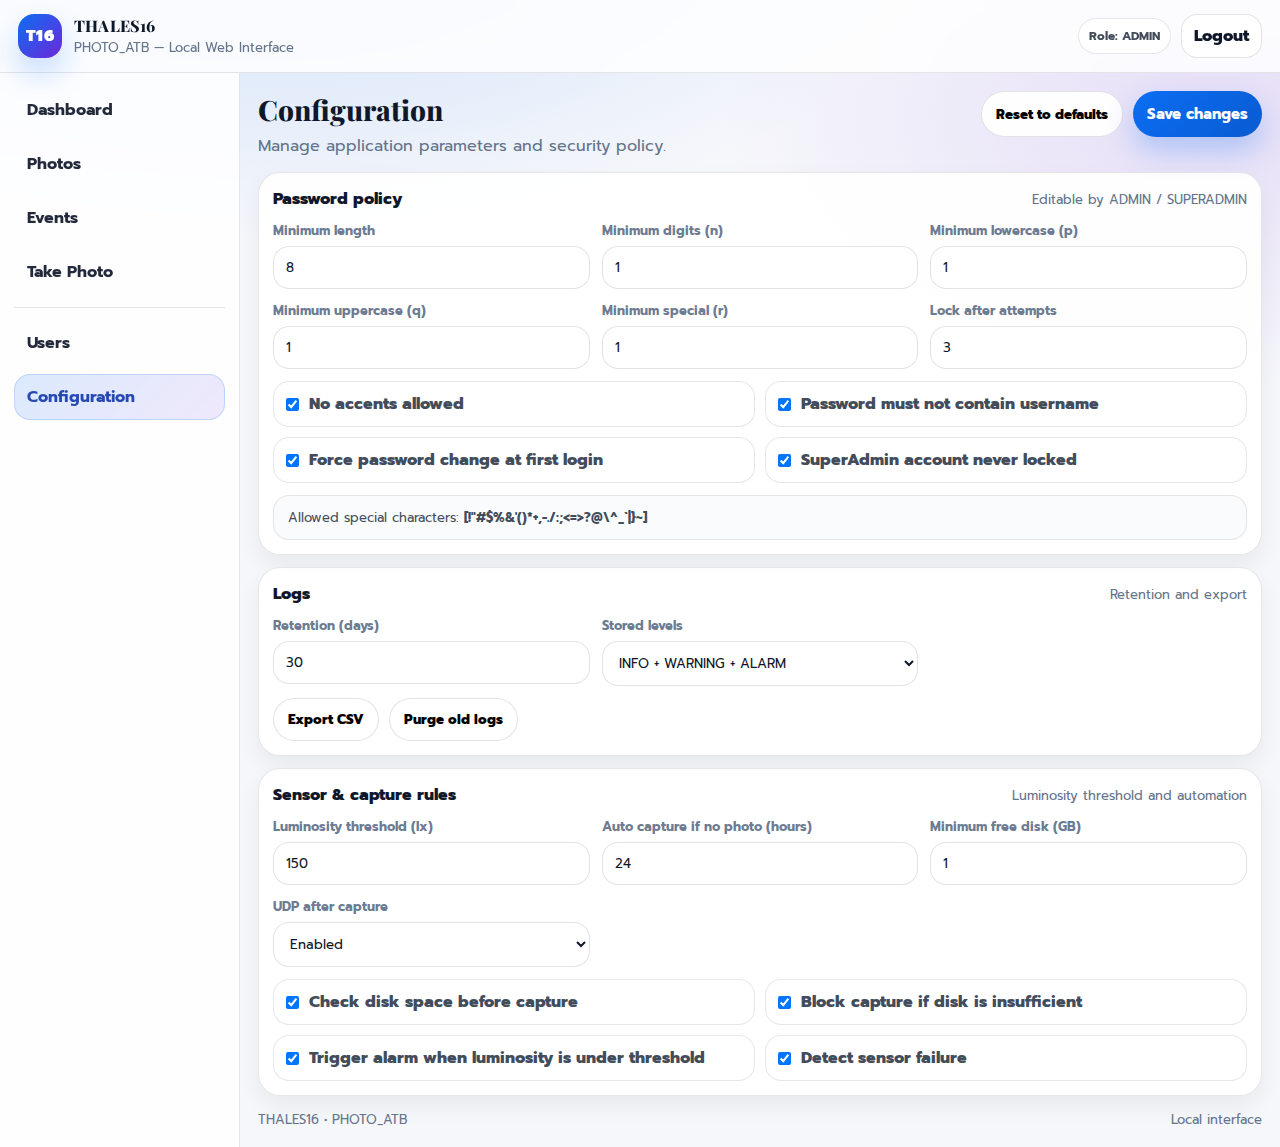
<file: config.html>
<!doctype html>
<html lang="en">
<head>
  <meta charset="utf-8">
  <meta name="viewport" content="width=device-width, initial-scale=1">
  <title>THALES16 — Configuration</title>
  <link rel="stylesheet" href="assets/css/style.css">
</head>
<body>

  <div class="app">
    <!-- Top bar -->
    <header class="topbar">
      <div class="brand">
        <div class="brand-badge">T16</div>
        <div>
          <div class="brand-name">THALES16</div>
          <div class="brand-sub">PHOTO_ATB — Local Web Interface</div>
        </div>
      </div>

      <div class="topbar-right">
        <span class="chip">Role: ADMIN</span>
        <a class="btn-soft" href="login.html">Logout</a>
      </div>
    </header>

    <div class="layout">
      <!-- Sidebar -->
      <aside class="sidebar">
        <a class="side-link" href="dashboard.html">Dashboard</a>
        <a class="side-link" href="photos.html">Photos</a>
        <a class="side-link" href="events.html">Events</a>
        <a class="side-link" href="take-photo-public.html">Take Photo</a>

        <div class="side-sep"></div>

        <a class="side-link" href="users.html">Users</a>
        <a class="side-link active" href="config.html">Configuration</a>
      </aside>

      <!-- Main -->
      <main class="main">
        <div class="page-head">
          <div>
            <h1 class="page-title">Configuration</h1>
            <p class="page-sub">Manage application parameters and security policy.</p>
          </div>

          <div class="page-actions">
            <button class="btn-outline" type="button">Reset to defaults</button>
            <button class="btn-primary" type="button">Save changes</button>
          </div>
        </div>

        <!-- Password policy -->
        <section class="card panel" style="margin-bottom:12px;">
          <div class="panel-head">
            <h2 class="panel-title">Password policy</h2>
            <span class="muted" style="font-size:13px;">Editable by ADMIN / SUPERADMIN</span>
          </div>

          <div class="config-grid">
            <div>
              <label class="field-label" for="minLen">Minimum length</label>
              <input id="minLen" type="number" value="8" min="6" max="64">
            </div>

            <div>
              <label class="field-label" for="nDigit">Minimum digits (n)</label>
              <input id="nDigit" type="number" value="1" min="0" max="10">
            </div>

            <div>
              <label class="field-label" for="pLower">Minimum lowercase (p)</label>
              <input id="pLower" type="number" value="1" min="0" max="10">
            </div>

            <div>
              <label class="field-label" for="qUpper">Minimum uppercase (q)</label>
              <input id="qUpper" type="number" value="1" min="0" max="10">
            </div>

            <div>
              <label class="field-label" for="rSpec">Minimum special (r)</label>
              <input id="rSpec" type="number" value="1" min="0" max="10">
            </div>

            <div>
              <label class="field-label" for="lockTries">Lock after attempts</label>
              <input id="lockTries" type="number" value="3" min="1" max="10">
            </div>

            <div class="wide">
              <div class="policy-flags">
                <label class="flag">
                  <input type="checkbox" checked>
                  <span>No accents allowed</span>
                </label>

                <label class="flag">
                  <input type="checkbox" checked>
                  <span>Password must not contain username</span>
                </label>

                <label class="flag">
                  <input type="checkbox" checked>
                  <span>Force password change at first login</span>
                </label>

                <label class="flag">
                  <input type="checkbox" checked>
                  <span>SuperAdmin account never locked</span>
                </label>
              </div>
            </div>
          </div>

          <div class="hint">
            Allowed special characters: <b>[!"#$%&'()*+,-./:;&lt;=&gt;?@\^_`|}~]</b>
          </div>
        </section>

        <!-- Logs retention -->
        <section class="card panel" style="margin-bottom:12px;">
          <div class="panel-head">
            <h2 class="panel-title">Logs</h2>
            <span class="muted" style="font-size:13px;">Retention and export</span>
          </div>

          <div class="config-grid">
            <div>
              <label class="field-label" for="retention">Retention (days)</label>
              <input id="retention" type="number" value="30" min="1" max="365">
            </div>

            <div>
              <label class="field-label" for="levels">Stored levels</label>
              <select id="levels">
                <option selected>INFO + WARNING + ALARM</option>
                <option>WARNING + ALARM</option>
                <option>ALARM only</option>
              </select>
            </div>

            <div class="wide">
              <div style="display:flex; gap:10px; flex-wrap:wrap;">
                <button class="btn-outline" type="button">Export CSV</button>
                <button class="btn-outline" type="button">Purge old logs</button>
              </div>
            </div>
          </div>
        </section>

        <!-- Sensor / luminosity -->
        <section class="card panel">
          <div class="panel-head">
            <h2 class="panel-title">Sensor & capture rules</h2>
            <span class="muted" style="font-size:13px;">Luminosity threshold and automation</span>
          </div>

          <div class="config-grid">
            <div>
              <label class="field-label" for="luxThreshold">Luminosity threshold (lx)</label>
              <input id="luxThreshold" type="number" value="150" min="0" max="5000">
            </div>

            <div>
              <label class="field-label" for="auto24">Auto capture if no photo (hours)</label>
              <input id="auto24" type="number" value="24" min="1" max="168">
            </div>

            <div>
              <label class="field-label" for="minDisk">Minimum free disk (GB)</label>
              <input id="minDisk" type="number" value="1" min="0" max="100">
            </div>

            <div>
              <label class="field-label" for="udp">UDP after capture</label>
              <select id="udp">
                <option selected>Enabled</option>
                <option>Disabled</option>
              </select>
            </div>

            <div class="wide">
              <div class="policy-flags">
                <label class="flag">
                  <input type="checkbox" checked>
                  <span>Check disk space before capture</span>
                </label>

                <label class="flag">
                  <input type="checkbox" checked>
                  <span>Block capture if disk is insufficient</span>
                </label>

                <label class="flag">
                  <input type="checkbox" checked>
                  <span>Trigger alarm when luminosity is under threshold</span>
                </label>

                <label class="flag">
                  <input type="checkbox" checked>
                  <span>Detect sensor failure</span>
                </label>
              </div>
            </div>
          </div>
        </section>

        <footer class="foot">
          <span>THALES16 • PHOTO_ATB</span>
          <span class="muted">Local interface</span>
        </footer>
      </main>
    </div>
  </div>

</body>
</html>
</file>
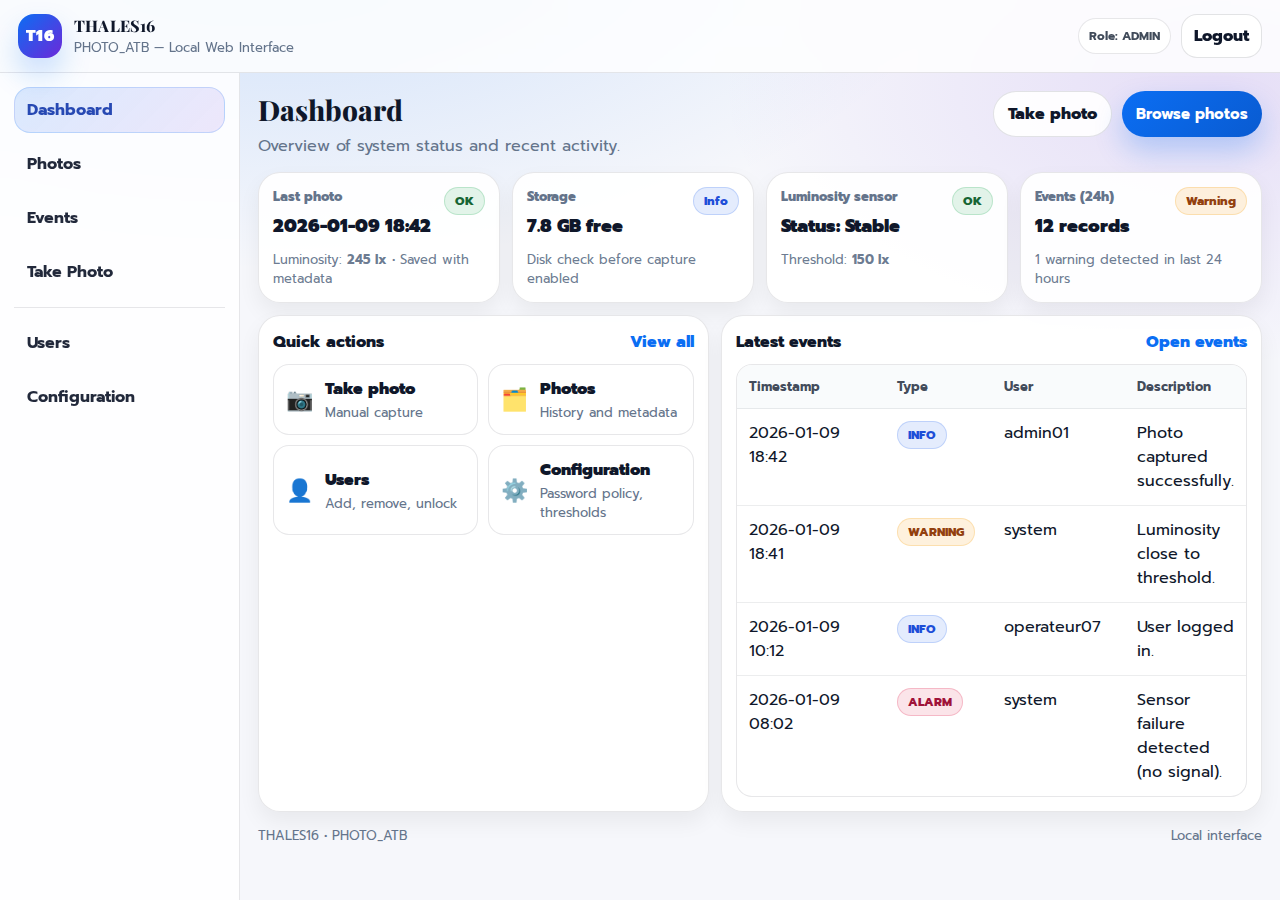
<file: dashboard.html>
<!doctype html>
<html lang="en">
<head>
  <meta charset="utf-8">
  <meta name="viewport" content="width=device-width, initial-scale=1">
  <title>THALES16 — Dashboard</title>
  <link rel="stylesheet" href="assets/css/style.css">
</head>
<body>

  <div class="app">
    <!-- Top bar -->
    <header class="topbar">
      <div class="brand">
        <div class="brand-badge">T16</div>
        <div>
          <div class="brand-name">THALES16</div>
          <div class="brand-sub">PHOTO_ATB — Local Web Interface</div>
        </div>
      </div>

      <div class="topbar-right">
        <span class="chip">Role: ADMIN</span>
        <a class="btn-soft" href="login.html">Logout</a>
      </div>
    </header>

    <!-- Layout -->
    <div class="layout">
      <!-- Sidebar -->
      <aside class="sidebar">
        <a class="side-link active" href="dashboard.html">Dashboard</a>
        <a class="side-link" href="photos.html">Photos</a>
        <a class="side-link" href="events.html">Events</a>
        <a class="side-link" href="take-photo-public.html">Take Photo</a>

        <div class="side-sep"></div>

        <a class="side-link" href="users.html">Users</a>
        <a class="side-link" href="config.html">Configuration</a>
      </aside>

      <!-- Main -->
      <main class="main">
        <div class="page-head">
          <div>
            <h1 class="page-title">Dashboard</h1>
            <p class="page-sub">Overview of system status and recent activity.</p>
          </div>
          <div class="page-actions">
            <a class="btn-outline" href="take-photo-public.html">Take photo</a>
            <a class="btn-primary" href="photos.html">Browse photos</a>
          </div>
        </div>

        <!-- Cards -->
        <section class="cards">
          <article class="kpi card">
            <div class="kpi-top">
              <div>
                <div class="kpi-title">Last photo</div>
                <div class="kpi-value">2026-01-09 18:42</div>
              </div>
              <span class="badge ok">OK</span>
            </div>
            <div class="kpi-meta">Luminosity: <b>245 lx</b> • Saved with metadata</div>
          </article>

          <article class="kpi card">
            <div class="kpi-top">
              <div>
                <div class="kpi-title">Storage</div>
                <div class="kpi-value">7.8 GB free</div>
              </div>
              <span class="badge info">Info</span>
            </div>
            <div class="kpi-meta">Disk check before capture enabled</div>
          </article>

          <article class="kpi card">
            <div class="kpi-top">
              <div>
                <div class="kpi-title">Luminosity sensor</div>
                <div class="kpi-value">Status: Stable</div>
              </div>
              <span class="badge ok">OK</span>
            </div>
            <div class="kpi-meta">Threshold: <b>150 lx</b></div>
          </article>

          <article class="kpi card">
            <div class="kpi-top">
              <div>
                <div class="kpi-title">Events (24h)</div>
                <div class="kpi-value">12 records</div>
              </div>
              <span class="badge warn">Warning</span>
            </div>
            <div class="kpi-meta">1 warning detected in last 24 hours</div>
          </article>
        </section>

        <!-- Two columns -->
        <section class="grid2">
          <div class="card panel">
            <div class="panel-head">
              <h2 class="panel-title">Quick actions</h2>
              <a class="link" href="#">View all</a>
            </div>

            <div class="actions">
              <a class="action-tile" href="take-photo-public.html">
                <div class="action-emoji">📷</div>
                <div>
                  <div class="action-title">Take photo</div>
                  <div class="action-sub">Manual capture</div>
                </div>
              </a>

              <a class="action-tile" href="photos.html">
                <div class="action-emoji">🗂️</div>
                <div>
                  <div class="action-title">Photos</div>
                  <div class="action-sub">History and metadata</div>
                </div>
              </a>

              <a class="action-tile" href="users.html">
                <div class="action-emoji">👤</div>
                <div>
                  <div class="action-title">Users</div>
                  <div class="action-sub">Add, remove, unlock</div>
                </div>
              </a>

              <a class="action-tile" href="config.html">
                <div class="action-emoji">⚙️</div>
                <div>
                  <div class="action-title">Configuration</div>
                  <div class="action-sub">Password policy, thresholds</div>
                </div>
              </a>
            </div>
          </div>

          <div class="card panel">
            <div class="panel-head">
              <h2 class="panel-title">Latest events</h2>
              <a class="link" href="events.html">Open events</a>
            </div>

            <table class="table">
              <thead>
                <tr>
                  <th style="width:180px;">Timestamp</th>
                  <th style="width:110px;">Type</th>
                  <th style="width:140px;">User</th>
                  <th>Description</th>
                </tr>
              </thead>
              <tbody>
                <tr>
                  <td>2026-01-09 18:42</td>
                  <td><span class="badge info">INFO</span></td>
                  <td>admin01</td>
                  <td>Photo captured successfully.</td>
                </tr>
                <tr>
                  <td>2026-01-09 18:41</td>
                  <td><span class="badge warn">WARNING</span></td>
                  <td>system</td>
                  <td>Luminosity close to threshold.</td>
                </tr>
                <tr>
                  <td>2026-01-09 10:12</td>
                  <td><span class="badge info">INFO</span></td>
                  <td>operateur07</td>
                  <td>User logged in.</td>
                </tr>
                <tr>
                  <td>2026-01-09 08:02</td>
                  <td><span class="badge alarm">ALARM</span></td>
                  <td>system</td>
                  <td>Sensor failure detected (no signal).</td>
                </tr>
              </tbody>
            </table>
          </div>
        </section>

        <footer class="foot">
          <span>THALES16 • PHOTO_ATB</span>
          <span class="muted">Local interface</span>
        </footer>
      </main>
    </div>
  </div>

</body>
</html>
</file>
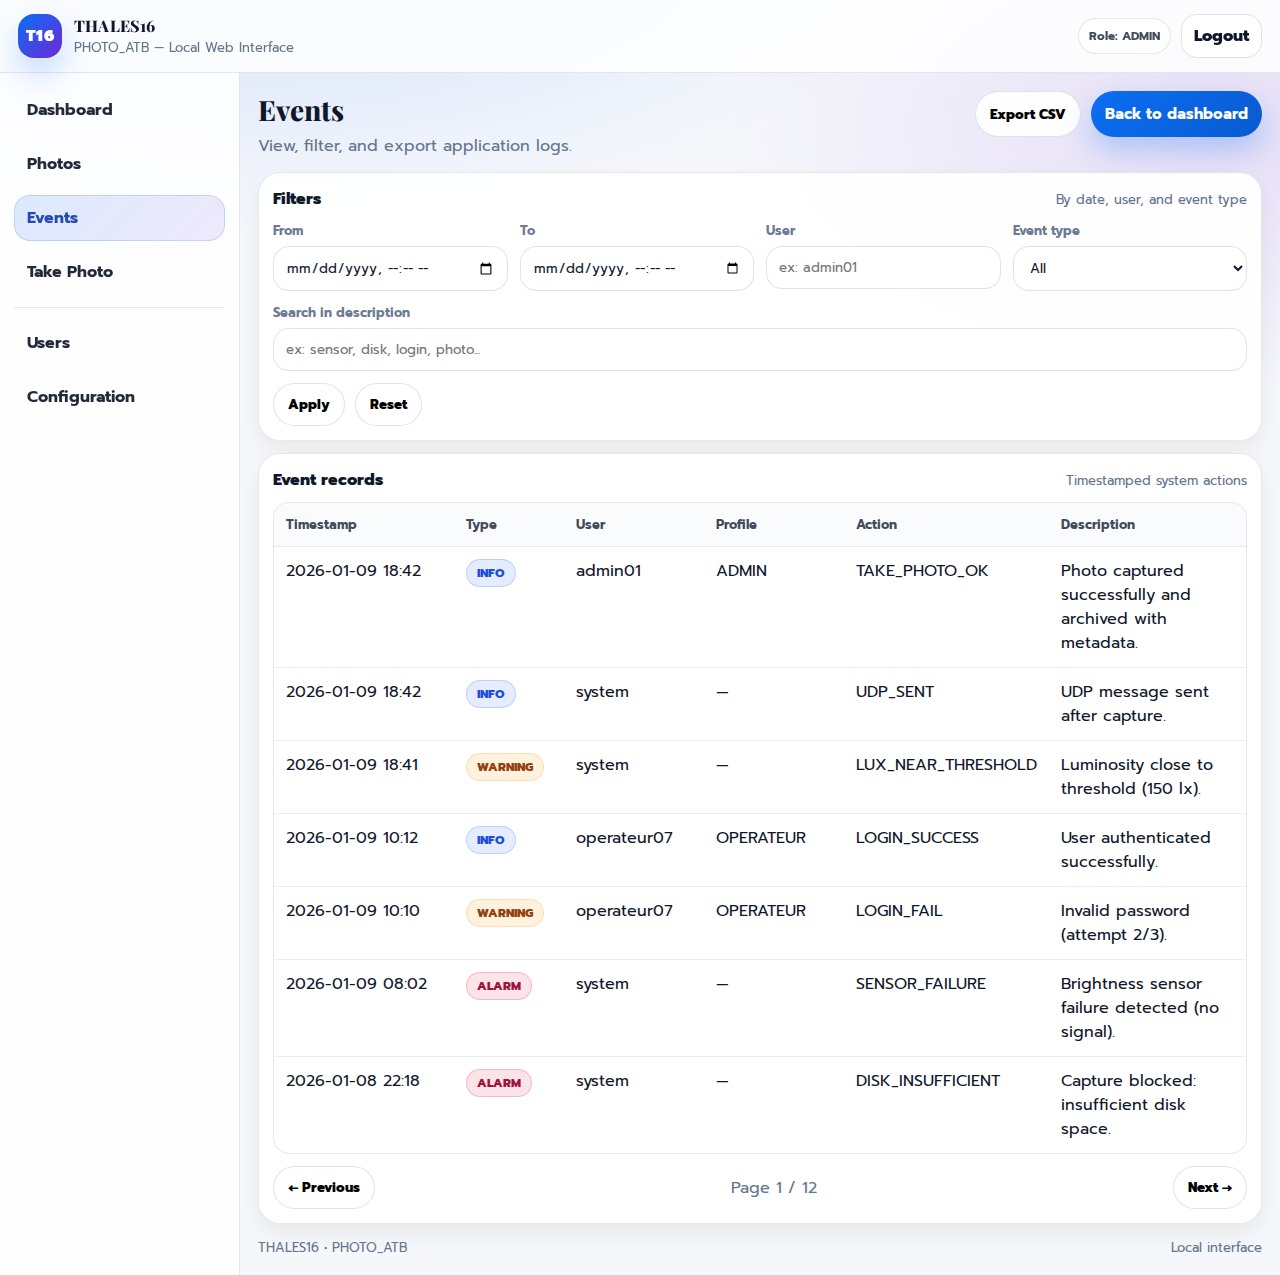
<file: events.html>
<!doctype html>
<html lang="en">
<head>
  <meta charset="utf-8">
  <meta name="viewport" content="width=device-width, initial-scale=1">
  <title>THALES16 — Events</title>
  <link rel="stylesheet" href="assets/css/style.css">
</head>
<body>

  <div class="app">
    <!-- Top bar -->
    <header class="topbar">
      <div class="brand">
        <div class="brand-badge">T16</div>
        <div>
          <div class="brand-name">THALES16</div>
          <div class="brand-sub">PHOTO_ATB — Local Web Interface</div>
        </div>
      </div>

      <div class="topbar-right">
        <span class="chip">Role: ADMIN</span>
        <a class="btn-soft" href="login.html">Logout</a>
      </div>
    </header>

    <div class="layout">
      <!-- Sidebar -->
      <aside class="sidebar">
        <a class="side-link" href="dashboard.html">Dashboard</a>
        <a class="side-link" href="photos.html">Photos</a>
        <a class="side-link active" href="events.html">Events</a>
        <a class="side-link" href="take-photo-public.html">Take Photo</a>

        <div class="side-sep"></div>

        <a class="side-link" href="users.html">Users</a>
        <a class="side-link" href="config.html">Configuration</a>
      </aside>

      <!-- Main -->
      <main class="main">
        <div class="page-head">
          <div>
            <h1 class="page-title">Events</h1>
            <p class="page-sub">View, filter, and export application logs.</p>
          </div>

          <div class="page-actions">
            <button class="btn-outline" type="button">Export CSV</button>
            <a class="btn-primary" href="dashboard.html">Back to dashboard</a>
          </div>
        </div>

        <!-- Filters -->
        <section class="card panel" style="margin-bottom:12px;">
          <div class="panel-head">
            <h2 class="panel-title">Filters</h2>
            <span class="muted" style="font-size:13px;">By date, user, and event type</span>
          </div>

          <div class="filters-events">
            <div>
              <label class="field-label" for="from">From</label>
              <input id="from" type="datetime-local">
            </div>

            <div>
              <label class="field-label" for="to">To</label>
              <input id="to" type="datetime-local">
            </div>

            <div>
              <label class="field-label" for="user">User</label>
              <input id="user" type="text" placeholder="ex: admin01">
            </div>

            <div>
              <label class="field-label" for="type">Event type</label>
              <select id="type">
                <option>All</option>
                <option>INFO</option>
                <option>WARNING</option>
                <option>ALARM</option>
              </select>
            </div>

            <div class="wide">
              <label class="field-label" for="search">Search in description</label>
              <input id="search" type="text" placeholder="ex: sensor, disk, login, photo...">
            </div>
          </div>

          <div style="display:flex; gap:10px; flex-wrap:wrap; margin-top:12px;">
            <button class="btn-outline" type="button">Apply</button>
            <button class="btn-outline" type="button">Reset</button>
          </div>
        </section>

        <!-- Logs table -->
        <section class="card panel">
          <div class="panel-head">
            <h2 class="panel-title">Event records</h2>
            <span class="muted" style="font-size:13px;">Timestamped system actions</span>
          </div>

          <div style="overflow:auto;">
            <table class="table">
              <thead>
                <tr>
                  <th style="width:180px;">Timestamp</th>
                  <th style="width:110px;">Type</th>
                  <th style="width:140px;">User</th>
                  <th style="width:140px;">Profile</th>
                  <th style="width:170px;">Action</th>
                  <th>Description</th>
                </tr>
              </thead>
              <tbody>
                <tr>
                  <td>2026-01-09 18:42</td>
                  <td><span class="badge info">INFO</span></td>
                  <td>admin01</td>
                  <td>ADMIN</td>
                  <td>TAKE_PHOTO_OK</td>
                  <td>Photo captured successfully and archived with metadata.</td>
                </tr>
                <tr>
                  <td>2026-01-09 18:42</td>
                  <td><span class="badge info">INFO</span></td>
                  <td>system</td>
                  <td>—</td>
                  <td>UDP_SENT</td>
                  <td>UDP message sent after capture.</td>
                </tr>
                <tr>
                  <td>2026-01-09 18:41</td>
                  <td><span class="badge warn">WARNING</span></td>
                  <td>system</td>
                  <td>—</td>
                  <td>LUX_NEAR_THRESHOLD</td>
                  <td>Luminosity close to threshold (150 lx).</td>
                </tr>
                <tr>
                  <td>2026-01-09 10:12</td>
                  <td><span class="badge info">INFO</span></td>
                  <td>operateur07</td>
                  <td>OPERATEUR</td>
                  <td>LOGIN_SUCCESS</td>
                  <td>User authenticated successfully.</td>
                </tr>
                <tr>
                  <td>2026-01-09 10:10</td>
                  <td><span class="badge warn">WARNING</span></td>
                  <td>operateur07</td>
                  <td>OPERATEUR</td>
                  <td>LOGIN_FAIL</td>
                  <td>Invalid password (attempt 2/3).</td>
                </tr>
                <tr>
                  <td>2026-01-09 08:02</td>
                  <td><span class="badge alarm">ALARM</span></td>
                  <td>system</td>
                  <td>—</td>
                  <td>SENSOR_FAILURE</td>
                  <td>Brightness sensor failure detected (no signal).</td>
                </tr>
                <tr>
                  <td>2026-01-08 22:18</td>
                  <td><span class="badge alarm">ALARM</span></td>
                  <td>system</td>
                  <td>—</td>
                  <td>DISK_INSUFFICIENT</td>
                  <td>Capture blocked: insufficient disk space.</td>
                </tr>
              </tbody>
            </table>
          </div>

          <div class="pager">
            <button class="btn-outline" type="button">← Previous</button>
            <span class="muted">Page 1 / 12</span>
            <button class="btn-outline" type="button">Next →</button>
          </div>
        </section>

        <footer class="foot">
          <span>THALES16 • PHOTO_ATB</span>
          <span class="muted">Local interface</span>
        </footer>
      </main>
    </div>
  </div>

</body>
</html>
</file>
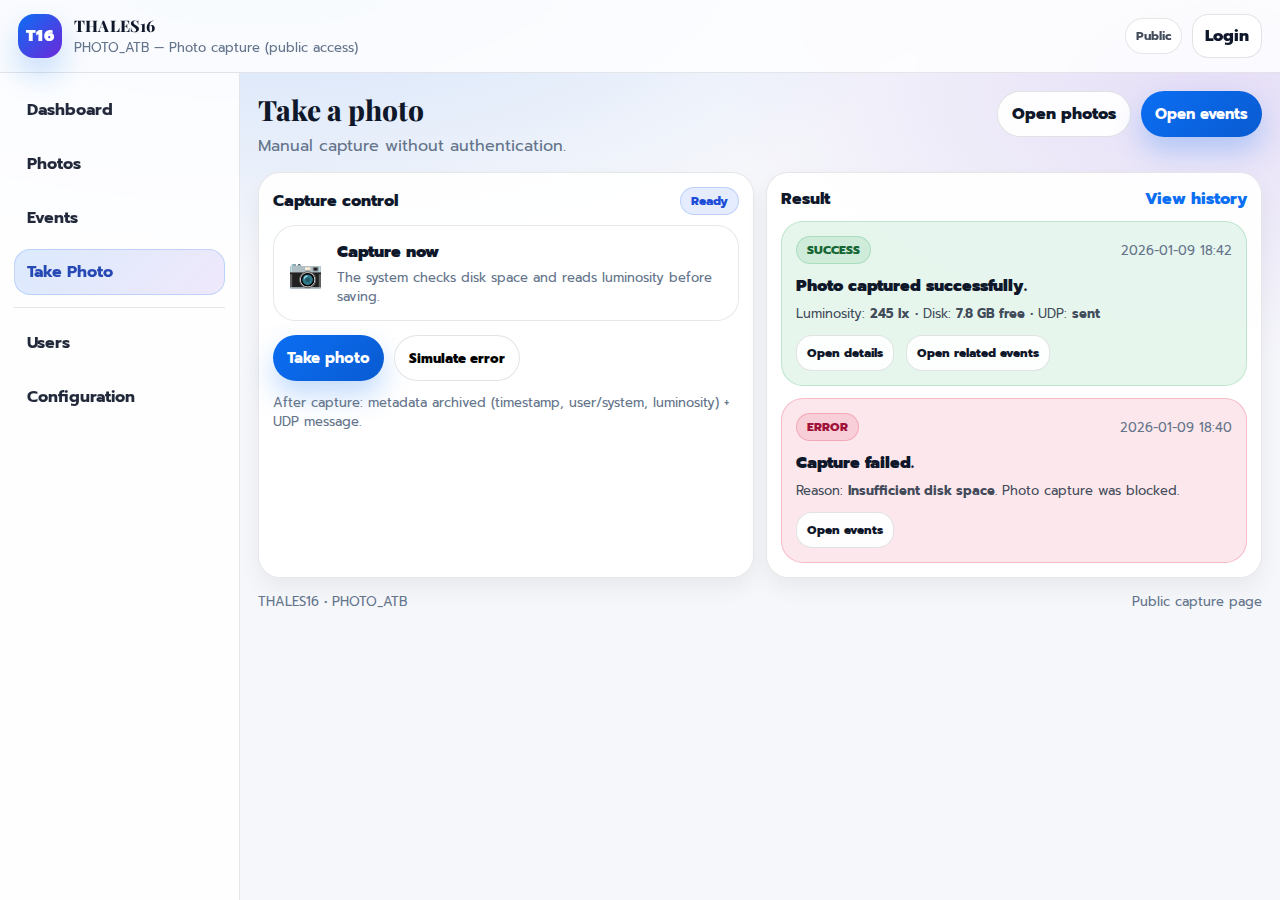
<file: take-photo-public.html>
<!doctype html>
<html lang="en">
<head>
  <meta charset="utf-8">
  <meta name="viewport" content="width=device-width, initial-scale=1">
  <title>THALES16 — Take Photo</title>
  <link rel="stylesheet" href="assets/css/style.css">
</head>
<body>

  <div class="app">
    <!-- Top bar (public access) -->
    <header class="topbar">
      <div class="brand">
        <div class="brand-badge">T16</div>
        <div>
          <div class="brand-name">THALES16</div>
          <div class="brand-sub">PHOTO_ATB — Photo capture (public access)</div>
        </div>
      </div>

      <div class="topbar-right">
        <span class="chip">Public</span>
        <a class="btn-soft" href="login.html">Login</a>
      </div>
    </header>

    <div class="layout">
      <!-- Sidebar (still available for demo) -->
      <aside class="sidebar">
        <a class="side-link" href="dashboard.html">Dashboard</a>
        <a class="side-link" href="photos.html">Photos</a>
        <a class="side-link" href="events.html">Events</a>
        <a class="side-link active" href="take-photo-public.html">Take Photo</a>

        <div class="side-sep"></div>

        <a class="side-link" href="users.html">Users</a>
        <a class="side-link" href="config.html">Configuration</a>
      </aside>

      <!-- Main -->
      <main class="main">
        <div class="page-head">
          <div>
            <h1 class="page-title">Take a photo</h1>
            <p class="page-sub">Manual capture without authentication.</p>
          </div>

          <div class="page-actions">
            <a class="btn-outline" href="photos.html">Open photos</a>
            <a class="btn-primary" href="events.html">Open events</a>
          </div>
        </div>

        <section class="grid-capture">
          <!-- Capture panel -->
          <div class="card panel">
            <div class="panel-head">
              <h2 class="panel-title">Capture control</h2>
              <span class="badge info">Ready</span>
            </div>

            <div class="capture-box">
              <div class="capture-icon">📷</div>
              <div>
                <div class="capture-title">Capture now</div>
                <div class="capture-sub">
                  The system checks disk space and reads luminosity before saving.
                </div>
              </div>
            </div>

            <div style="display:flex; gap:10px; flex-wrap:wrap; margin-top:14px;">
              <button class="btn-primary" type="button">Take photo</button>
              <button class="btn-outline" type="button">Simulate error</button>
            </div>

            <div class="muted" style="font-size:13px; margin-top:12px;">
              After capture: metadata archived (timestamp, user/system, luminosity) + UDP message.
            </div>
          </div>

          <!-- Result panel -->
          <div class="card panel">
            <div class="panel-head">
              <h2 class="panel-title">Result</h2>
              <a class="link" href="photos.html">View history</a>
            </div>

            <!-- Success message -->
            <div class="result-box ok">
              <div class="result-top">
                <span class="badge ok">SUCCESS</span>
                <span class="muted" style="font-size:13px;">2026-01-09 18:42</span>
              </div>
              <div class="result-title">Photo captured successfully.</div>
              <div class="result-sub">
                Luminosity: <b>245 lx</b> • Disk: <b>7.8 GB free</b> • UDP: <b>sent</b>
              </div>
              <div style="margin-top:12px;">
                <a class="btn-mini" href="photo-details.html">Open details</a>
                <a class="btn-mini" href="events.html">Open related events</a>
              </div>
            </div>

            <!-- Error message (example) -->
            <div class="result-box danger" style="margin-top:12px;">
              <div class="result-top">
                <span class="badge alarm">ERROR</span>
                <span class="muted" style="font-size:13px;">2026-01-09 18:40</span>
              </div>
              <div class="result-title">Capture failed.</div>
              <div class="result-sub">
                Reason: <b>Insufficient disk space</b>. Photo capture was blocked.
              </div>
              <div style="margin-top:12px;">
                <a class="btn-mini" href="events.html">Open events</a>
              </div>
            </div>

          </div>
        </section>

        <footer class="foot">
          <span>THALES16 • PHOTO_ATB</span>
          <span class="muted">Public capture page</span>
        </footer>
      </main>
    </div>
  </div>

</body>
</html>
</file>
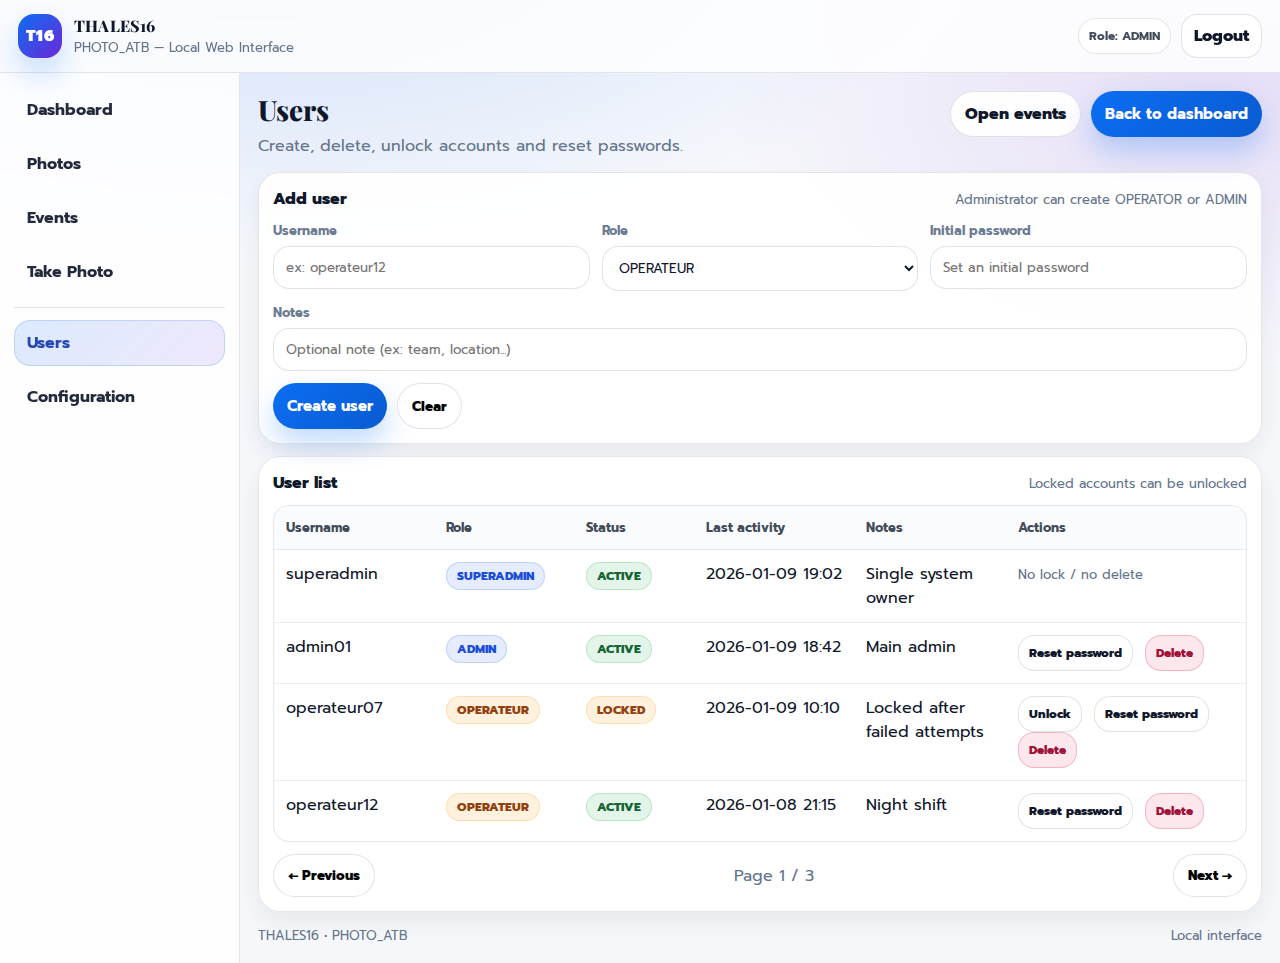
<file: users.html>
<!doctype html>
<html lang="en">
<head>
  <meta charset="utf-8">
  <meta name="viewport" content="width=device-width, initial-scale=1">
  <title>THALES16 — Users</title>
  <link rel="stylesheet" href="assets/css/style.css">
</head>
<body>

  <div class="app">
    <!-- Top bar -->
    <header class="topbar">
      <div class="brand">
        <div class="brand-badge">T16</div>
        <div>
          <div class="brand-name">THALES16</div>
          <div class="brand-sub">PHOTO_ATB — Local Web Interface</div>
        </div>
      </div>

      <div class="topbar-right">
        <span class="chip">Role: ADMIN</span>
        <a class="btn-soft" href="login.html">Logout</a>
      </div>
    </header>

    <div class="layout">
      <!-- Sidebar -->
      <aside class="sidebar">
        <a class="side-link" href="dashboard.html">Dashboard</a>
        <a class="side-link" href="photos.html">Photos</a>
        <a class="side-link" href="events.html">Events</a>
        <a class="side-link" href="take-photo-public.html">Take Photo</a>

        <div class="side-sep"></div>

        <a class="side-link active" href="users.html">Users</a>
        <a class="side-link" href="config.html">Configuration</a>
      </aside>

      <!-- Main -->
      <main class="main">
        <div class="page-head">
          <div>
            <h1 class="page-title">Users</h1>
            <p class="page-sub">Create, delete, unlock accounts and reset passwords.</p>
          </div>

          <div class="page-actions">
            <a class="btn-outline" href="events.html">Open events</a>
            <a class="btn-primary" href="dashboard.html">Back to dashboard</a>
          </div>
        </div>

        <!-- Add user -->
        <section class="card panel" style="margin-bottom:12px;">
          <div class="panel-head">
            <h2 class="panel-title">Add user</h2>
            <span class="muted" style="font-size:13px;">Administrator can create OPERATOR or ADMIN</span>
          </div>

          <div class="user-form">
            <div>
              <label class="field-label" for="uname">Username</label>
              <input id="uname" type="text" placeholder="ex: operateur12">
            </div>

            <div>
              <label class="field-label" for="role">Role</label>
              <select id="role">
                <option>OPERATEUR</option>
                <option>ADMIN</option>
              </select>
            </div>

            <div>
              <label class="field-label" for="pwd">Initial password</label>
              <input id="pwd" type="password" placeholder="Set an initial password">
            </div>

            <div class="full">
              <label class="field-label" for="note">Notes</label>
              <input id="note" type="text" placeholder="Optional note (ex: team, location...)">
            </div>
          </div>

          <div style="display:flex; gap:10px; flex-wrap:wrap; margin-top:12px;">
            <button class="btn-primary" type="button">Create user</button>
            <button class="btn-outline" type="button">Clear</button>
          </div>
        </section>

        <!-- Users table -->
        <section class="card panel">
          <div class="panel-head">
            <h2 class="panel-title">User list</h2>
            <span class="muted" style="font-size:13px;">Locked accounts can be unlocked</span>
          </div>

          <div style="overflow:auto;">
            <table class="table">
              <thead>
                <tr>
                  <th style="width:160px;">Username</th>
                  <th style="width:140px;">Role</th>
                  <th style="width:120px;">Status</th>
                  <th style="width:160px;">Last activity</th>
                  <th>Notes</th>
                  <th style="width:240px;">Actions</th>
                </tr>
              </thead>

              <tbody>
                <tr>
                  <td>superadmin</td>
                  <td><span class="badge info">SUPERADMIN</span></td>
                  <td><span class="badge ok">ACTIVE</span></td>
                  <td>2026-01-09 19:02</td>
                  <td>Single system owner</td>
                  <td>
                    <span class="muted" style="font-size:13px;">No lock / no delete</span>
                  </td>
                </tr>

                <tr>
                  <td>admin01</td>
                  <td><span class="badge info">ADMIN</span></td>
                  <td><span class="badge ok">ACTIVE</span></td>
                  <td>2026-01-09 18:42</td>
                  <td>Main admin</td>
                  <td>
                    <a class="btn-mini" href="#">Reset password</a>
                    <a class="btn-mini danger" href="#">Delete</a>
                  </td>
                </tr>

                <tr>
                  <td>operateur07</td>
                  <td><span class="badge warn">OPERATEUR</span></td>
                  <td><span class="badge warn">LOCKED</span></td>
                  <td>2026-01-09 10:10</td>
                  <td>Locked after failed attempts</td>
                  <td>
                    <a class="btn-mini" href="#">Unlock</a>
                    <a class="btn-mini" href="#">Reset password</a>
                    <a class="btn-mini danger" href="#">Delete</a>
                  </td>
                </tr>

                <tr>
                  <td>operateur12</td>
                  <td><span class="badge warn">OPERATEUR</span></td>
                  <td><span class="badge ok">ACTIVE</span></td>
                  <td>2026-01-08 21:15</td>
                  <td>Night shift</td>
                  <td>
                    <a class="btn-mini" href="#">Reset password</a>
                    <a class="btn-mini danger" href="#">Delete</a>
                  </td>
                </tr>
              </tbody>
            </table>
          </div>

          <div class="pager">
            <button class="btn-outline" type="button">← Previous</button>
            <span class="muted">Page 1 / 3</span>
            <button class="btn-outline" type="button">Next →</button>
          </div>
        </section>

        <footer class="foot">
          <span>THALES16 • PHOTO_ATB</span>
          <span class="muted">Local interface</span>
        </footer>
      </main>
    </div>
  </div>

</body>
</html>
</file>
<file: assets/css/style.css>
/* =========================================================
   THALES16 — Unified CSS (drop-in replacement)
   Works with all your current HTML pages & class names.
   ========================================================= */

/* Fonts: keep your “creative” feeling (Playfair) + modern UI font (Prompt) */
@import url('https://fonts.googleapis.com/css2?family=Playfair+Display:wght@500;600;700;800&family=Prompt:wght@300;400;500;600;700&display=swap');

:root {
  /* Brand */
  --brand: #0b6ef3;
  --brand-dark: #095bd1;
  --brand-soft: rgba(11,110,243,0.12);

  /* Creative accent (subtle, optional) */
  --accent: #6d28d9;
  --accent-soft: rgba(109,40,217,0.10);

  /* Base */
  --white: #ffffff;
  --bg: #f6f7fb;
  --surface: #ffffff;
  --text: #0f172a;
  --muted: #64748b;
  --border: rgba(15,23,42,0.10);

  /* Status */
  --ok: #16a34a;
  --warn: #f59e0b;
  --alarm: #e11d48;
  --info: #2563eb;

  /* Radius */
  --r-s: 12px;
  --r-m: 16px;
  --r-l: 22px;
  --r-pill: 999px;

  /* Shadows */
  --shadow-s: 0 10px 22px rgba(2,6,23,0.06);
  --shadow-m: 0 18px 45px rgba(2,6,23,0.10);

  /* Layout */
  --sidebar-w: 240px;
}

/* ---------- Reset / base ---------- */
* {
  margin: 0;
  padding: 0;
  box-sizing: border-box;
  font-family: "Prompt", sans-serif;
}

html { scroll-behavior: smooth; }

body {
  min-height: 100vh;
  color: var(--text);
  background: radial-gradient(1200px 600px at 20% -10%, rgba(11,110,243,0.18), transparent 60%),
              radial-gradient(900px 500px at 95% 10%, rgba(109,40,217,0.12), transparent 55%),
              var(--bg);
}

img { max-width: 100%; display: block; }

a { text-decoration: none; color: inherit; }

button {
  cursor: pointer;
  border: none;
  outline: none;
}

/* ---------- Small helpers ---------- */
.muted { color: var(--muted); }
.small-note { font-size: 12px; color: rgba(100,116,139,0.9); }

/* =========================================================
   LOGIN / FIRST-LOGIN (split layout)
   classes used: split, split-left, split-right, illustration,
                login-card, card-title, card-subtitle, form,
                field, field-label, input, icon, btn-primary,
                link-muted, curves, policy-box, policy-title, policy-list
   ========================================================= */

.split {
  display: flex;
  height: 100vh;
  width: 100%;
}

.split-left {
  flex: 1;
  padding: 0;
  position: relative;
  overflow: hidden;
  background: none;
  display: block;
}

.split-left::before {
  content: "";
  position: absolute;
  width: 520px;
  height: 520px;
  border-radius: 50%;
  background: radial-gradient(circle at 30% 30%, rgba(11,110,243,0.16), transparent 60%);
  left: -180px;
  bottom: -180px;
  filter: blur(2px);
}

.left-inner {
  width: 100%;
  height: 100%;
  z-index: 1;
}

.illustration {
  width: 100%;
  height: 100%;
  object-fit: cover;
  transform: none;
  transition: none;
}

.split-right {
  flex: 1;
  background: linear-gradient(135deg, var(--brand), var(--accent));
  display: flex;
  align-items: center;
  justify-content: center;
  padding: 40px;
  position: relative;
  overflow: hidden;
}
.curves {
  position: absolute;
  right: -170px;
  bottom: -170px;
  width: 460px;
  height: 460px;
  border-radius: 50%;
  border: 2px solid rgba(255,255,255,0.35);
  z-index: 1;
}
.curves::after {
  content: "";
  position: absolute;
  inset: 62px;
  border-radius: 50%;
  border: 2px solid rgba(255,255,255,0.22);
}

.login-card {
  width: min(430px, 100%);
  background: rgba(255,255,255,0.92);
  backdrop-filter: blur(10px);
  border: 1px solid rgba(255,255,255,0.35);
  border-radius: var(--r-l);
  box-shadow: var(--shadow-m);
  padding: 28px;
  position: relative;
  z-index: 2;
}

.card-title {
  font-family: "Playfair Display", serif;
  font-weight: 800;
  font-size: 34px;
  letter-spacing: 0.2px;
  margin-bottom: 10px;
}

.card-subtitle {
  color: rgba(15,23,42,0.70);
  margin-bottom: 18px;
  line-height: 1.45;
}

.form { display: grid; gap: 14px; }

.field { display: grid; gap: 6px; }
.field-label {
  font-size: 13px;
  color: rgba(100,116,139,0.95);
  font-weight: 600;
}

.input {
  display: flex;
  align-items: center;
  gap: 10px;
  border: 1px solid rgba(15,23,42,0.12);
  border-radius: var(--r-pill);
  padding: 12px 14px;
  background: rgba(255,255,255,0.70);
  transition: box-shadow 0.25s ease, border-color 0.25s ease, transform 0.25s ease;
}

.input:focus-within {
  border-color: rgba(11,110,243,0.55);
  box-shadow: 0 0 0 4px var(--brand-soft);
  transform: translateY(-1px);
}

.icon {
  width: 24px;
  opacity: 0.65;
  display: flex;
  justify-content: center;
  align-items: center;
}

.input input {
  border: none;
  outline: none;
  width: 100%;
  font-size: 15px;
  background: transparent;
  color: var(--text);
}

.btn-primary {
  border: none;
  border-radius: var(--r-pill);
  padding: 12px 14px;
  background: linear-gradient(135deg, var(--brand), var(--brand-dark));
  color: #fff;
  font-weight: 700;
  font-size: 15px;
  cursor: pointer;
  box-shadow: 0 14px 28px rgba(11,110,243,0.25);
  transition: transform 0.2s ease, filter 0.2s ease;
}
.btn-primary:hover { filter: brightness(0.98); transform: translateY(-1px); }
.btn-primary:active { transform: translateY(0); }

.link-muted {
  color: rgba(100,116,139,0.95);
  font-size: 14px;
  width: max-content;
}
.link-muted:hover { text-decoration: underline; }

/* first-login policy box */
.policy-box{
  background: rgba(248,250,252,0.75);
  border: 1px solid rgba(15,23,42,0.10);
  border-radius: var(--r-m);
  padding: 12px 14px;
  margin-bottom: 14px;
}
.policy-title{
  font-weight: 800;
  font-size: 13px;
  margin-bottom: 8px;
  color: rgba(55,65,81,0.95);
}
.policy-list{
  margin: 0;
  padding-left: 18px;
  color: rgba(100,116,139,0.95);
  font-size: 13px;
  line-height: 1.5;
}

/* Responsive: hide left on small screens */
@media (max-width: 900px) {
  .split-left { display: none; }
  .split-right { flex: 1; }
}

/* =========================================================
   APP PAGES (dashboard/photos/events/users/config/take-photo)
   classes used: app, topbar, brand, brand-badge, brand-name,
                brand-sub, topbar-right, chip, btn-soft, layout,
                sidebar, side-link, side-sep, main, page-head,
                page-title, page-sub, page-actions, btn-outline,
                cards, card, panel, kpi, kpi-top, kpi-title, kpi-value,
                kpi-meta, grid2, panel-head, panel-title, link,
                actions, action-tile, action-emoji, action-title,
                action-sub, table, foot
   ========================================================= */

.app { min-height: 100vh; }

.topbar {
  background: rgba(255,255,255,0.82);
  backdrop-filter: blur(10px);
  border-bottom: 1px solid var(--border);
  padding: 14px 18px;
  display: flex;
  align-items: center;
  justify-content: space-between;
  gap: 12px;
  position: sticky;
  top: 0;
  z-index: 10;
}

.brand { display: flex; align-items: center; gap: 12px; }
.brand-badge {
  width: 44px;
  height: 44px;
  border-radius: var(--r-m);
  background: linear-gradient(135deg, var(--brand), var(--accent));
  color: #fff;
  display: flex;
  align-items: center;
  justify-content: center;
  font-weight: 900;
  letter-spacing: 0.5px;
  box-shadow: 0 16px 30px rgba(11,110,243,0.22);
}

.brand-name {
  font-family: "Playfair Display", serif;
  font-weight: 800;
  letter-spacing: 0.2px;
}

.brand-sub { font-size: 13px; color: var(--muted); margin-top: 2px; }

.topbar-right { display: flex; align-items: center; gap: 10px; }

.chip{
  border: 1px solid rgba(15,23,42,0.10);
  background: rgba(255,255,255,0.85);
  padding: 8px 10px;
  border-radius: var(--r-pill);
  font-weight: 700;
  font-size: 12px;
  color: rgba(55,65,81,0.95);
}

.btn-soft{
  border: 1px solid rgba(15,23,42,0.12);
  background: rgba(255,255,255,0.92);
  padding: 9px 12px;
  border-radius: var(--r-m);
  font-weight: 800;
  transition: background 0.2s ease, transform 0.2s ease;
}
.btn-soft:hover{ background: rgba(248,250,252,0.95); transform: translateY(-1px); }
.btn-soft:active{ transform: translateY(0); }

.layout{
  display: grid;
  grid-template-columns: var(--sidebar-w) 1fr;
  min-height: calc(100vh - 73px);
}

.sidebar{
  background: rgba(255,255,255,0.86);
  backdrop-filter: blur(10px);
  border-right: 1px solid var(--border);
  padding: 14px;
}

.side-link{
  display: block;
  padding: 10px 12px;
  border-radius: var(--r-m);
  color: rgba(15,23,42,0.92);
  font-weight: 700;
  margin-bottom: 8px;
  border: 1px solid transparent;
  transition: background 0.2s ease, transform 0.2s ease;
}
.side-link:hover{ background: rgba(248,250,252,0.95); transform: translateY(-1px); }

.side-link.active{
  background: linear-gradient(135deg, rgba(11,110,243,0.14), rgba(109,40,217,0.10));
  border-color: rgba(11,110,243,0.18);
  color: rgba(30,64,175,0.95);
}

.side-sep{
  height: 1px;
  background: var(--border);
  margin: 12px 0;
}

.main{ padding: 18px; }

.page-head{
  display: flex;
  align-items: flex-start;
  justify-content: space-between;
  gap: 12px;
  flex-wrap: wrap;
  margin-bottom: 14px;
}

.page-title{
  margin: 0;
  font-family: "Playfair Display", serif;
  font-weight: 800;
  font-size: 28px;
}

.page-sub{ margin: 6px 0 0; color: var(--muted); }

.page-actions{ display: flex; gap: 10px; flex-wrap: wrap; }

.btn-outline{
  border: 1px solid rgba(15,23,42,0.12);
  background: rgba(255,255,255,0.92);
  padding: 10px 14px;
  border-radius: var(--r-pill);
  font-weight: 800;
  transition: transform 0.2s ease, background 0.2s ease;
}
.btn-outline:hover{ background: rgba(248,250,252,0.95); transform: translateY(-1px); }
.btn-outline:active{ transform: translateY(0); }

/* Cards */
.card{
  background: rgba(255,255,255,0.92);
  border: 1px solid rgba(15,23,42,0.10);
  border-radius: var(--r-l);
  box-shadow: var(--shadow-s);
}

.panel{ padding: 14px; }

.panel-head{
  display: flex;
  align-items: center;
  justify-content: space-between;
  gap: 12px;
  margin-bottom: 10px;
}
.panel-title{ margin: 0; font-size: 16px; font-weight: 800; }

.link{
  color: var(--brand);
  font-weight: 800;
}
.link:hover{ text-decoration: underline; }

/* KPI cards */
.cards{
  display: grid;
  grid-template-columns: repeat(4, 1fr);
  gap: 12px;
  margin-bottom: 12px;
}

.kpi{ padding: 14px; }
.kpi-top{ display:flex; justify-content:space-between; gap:10px; align-items:flex-start; }
.kpi-title{ font-size: 13px; color: var(--muted); font-weight: 800; }
.kpi-value{ font-size: 18px; font-weight: 900; margin-top: 6px; }
.kpi-meta{ margin-top: 10px; color: rgba(100,116,139,0.95); font-size: 13px; }

/* Two panels */
.grid2{
  display:grid;
  grid-template-columns: 1fr 1.2fr;
  gap:12px;
}

/* Action tiles */
.actions{
  display:grid;
  grid-template-columns: 1fr 1fr;
  gap:10px;
}

.action-tile{
  display:flex;
  gap:12px;
  align-items:center;
  border:1px solid rgba(15,23,42,0.10);
  border-radius: var(--r-m);
  padding:12px;
  background: rgba(255,255,255,0.92);
  transition: transform 0.2s ease, background 0.2s ease, box-shadow 0.2s ease;
}
.action-tile:hover{
  background: rgba(248,250,252,0.95);
  transform: translateY(-2px);
  box-shadow: var(--shadow-s);
}
.action-emoji{ font-size: 22px; }
.action-title{ font-weight: 900; }
.action-sub{ color: var(--muted); font-size: 13px; margin-top: 2px; }

/* Tables */
.table{
  width: 100%;
  border-collapse: separate;
  border-spacing: 0;
  overflow: hidden;
  border-radius: var(--r-m);
  border: 1px solid rgba(15,23,42,0.10);
  background: rgba(255,255,255,0.92);
}
.table th, .table td{
  padding: 12px;
  border-bottom: 1px solid rgba(15,23,42,0.08);
  text-align: left;
  vertical-align: top;
}
.table th{
  background: rgba(248,250,252,0.85);
  font-size: 13px;
  color: rgba(55,65,81,0.95);
}
.table tr:last-child td{ border-bottom: 0; }

.foot{
  margin-top: 14px;
  color: var(--muted);
  font-size: 13px;
  display: flex;
  justify-content: space-between;
  gap: 10px;
  flex-wrap: wrap;
}

/* Badges (you already used: ok, warn, alarm, info) */
.badge{
  display:inline-flex;
  align-items:center;
  padding:4px 10px;
  border-radius: var(--r-pill);
  font-weight: 800;
  font-size: 12px;
  border: 1px solid rgba(15,23,42,0.10);
  background: rgba(255,255,255,0.85);
}
.badge.ok{ background: rgba(22,163,74,0.12); border-color: rgba(22,163,74,0.20); color: #166534; }
.badge.warn{ background: rgba(245,158,11,0.14); border-color: rgba(245,158,11,0.22); color: #92400e; }
.badge.alarm{ background: rgba(225,29,72,0.12); border-color: rgba(225,29,72,0.22); color: #9f1239; }
.badge.info{ background: rgba(37,99,235,0.12); border-color: rgba(37,99,235,0.20); color: #1d4ed8; }

/* Inputs/selects used on photos/events/users/config pages */
input, select{
  width: 100%;
  padding: 10px 12px;
  border: 1px solid rgba(15,23,42,0.12);
  border-radius: var(--r-m);
  background: rgba(255,255,255,0.92);
  color: var(--text);
  outline: none;
  transition: box-shadow 0.2s ease, border-color 0.2s ease;
}
input:focus, select:focus{
  border-color: rgba(11,110,243,0.55);
  box-shadow: 0 0 0 4px var(--brand-soft);
}

.field-label{
  font-size: 13px;
  color: rgba(100,116,139,0.95);
  font-weight: 700;
  margin-bottom: 6px;
  display: block;
}

/* Mini buttons used in photos/users/take-photo pages */
.btn-mini{
  display:inline-block;
  padding:8px 10px;
  border-radius: var(--r-m);
  border:1px solid rgba(15,23,42,0.12);
  background: rgba(255,255,255,0.92);
  font-weight: 800;
  font-size: 12px;
  margin-right: 6px;
  transition: transform 0.2s ease, background 0.2s ease;
}
.btn-mini:hover{ background: rgba(248,250,252,0.95); transform: translateY(-1px); }
.btn-mini:active{ transform: translateY(0); }

.btn-mini.danger{
  border-color: rgba(225,29,72,0.25);
  background: rgba(225,29,72,0.10);
  color: #9f1239;
}

/* Pager (used in photos/events/users) */
.pager{
  display:flex;
  align-items:center;
  justify-content:space-between;
  gap:12px;
  flex-wrap:wrap;
  margin-top:12px;
}

/* =========================================================
   PHOTOS PAGE extras
   classes: filters, thumb, thumb-text, row-link
   ========================================================= */
.filters{
  display:grid;
  grid-template-columns: repeat(4, 1fr);
  gap:12px;
}
.thumb {
  width: 120px;
  height: 70px;
  border-radius: var(--r-m);
  overflow: hidden;
  border: 1px solid rgba(15,23,42,0.15);
  background: #f1f5f9;
  display: flex;
  align-items: center;
  justify-content: center;
}

.thumb img {
  width: 100%;
  height: 100%;
  object-fit: cover;
}

.thumb-text{
  font-weight: 900;
  color: rgba(100,116,139,0.9);
  letter-spacing: .6px;
}
.row-link{ cursor:pointer; }
.row-link:hover td{ background: rgba(248,250,252,0.95); }

/* =========================================================
   PHOTO DETAILS extras
   classes: grid-photo, photo-preview, photo-placeholder, meta-grid,
           meta-item, meta-label, meta-value, danger-outline
   ========================================================= */
.grid-photo{
  display:grid;
  grid-template-columns: 1fr 1.2fr;
  gap:12px;
}

.photo-preview{ margin-top: 8px; }

.photo-placeholder{
  height:320px;
  border-radius: var(--r-l);
  border: 1px dashed rgba(15,23,42,0.20);
  background: linear-gradient(135deg, rgba(11,110,243,0.08), rgba(109,40,217,0.06));
  display:flex;
  align-items:center;
  justify-content:center;
  color: rgba(100,116,139,0.9);
  font-weight: 900;
  letter-spacing: .8px;
}
.photo-preview {
  margin-top: 8px;
}

.photo-full {
  width: 100%;
  height: 320px;
  object-fit: cover;
  border-radius: var(--r-l);
  border: 1px solid rgba(15,23,42,0.15);
  background: #f1f5f9;
}

.meta-grid{
  display:grid;
  grid-template-columns: 1fr 1fr;
  gap:10px;
}
.meta-item{
  border:1px solid rgba(15,23,42,0.10);
  border-radius: var(--r-m);
  padding:12px;
  background: rgba(255,255,255,0.92);
}
.meta-label{
  font-size:12px;
  color: rgba(100,116,139,0.95);
  font-weight: 800;
}
.meta-value{
  margin-top:6px;
  font-weight: 900;
  color: rgba(15,23,42,0.95);
}

.danger-outline{
  border-color: rgba(225,29,72,0.30);
  background: rgba(225,29,72,0.10);
  color: #9f1239;
}
.danger-outline:hover{ filter: brightness(0.98); }

/* =========================================================
   EVENTS extras
   classes: filters-events, wide
   ========================================================= */
.filters-events{
  display:grid;
  grid-template-columns: repeat(4, 1fr);
  gap:12px;
}
.filters-events .wide{ grid-column: 1 / -1; }

/* =========================================================
   USERS extras
   class: user-form
   ========================================================= */
.user-form{
  display:grid;
  grid-template-columns: repeat(3, 1fr);
  gap:12px;
}
.user-form .full{ grid-column: 1 / -1; }

/* =========================================================
   CONFIG extras
   classes: config-grid, policy-flags, flag, hint
   ========================================================= */
.config-grid{
  display:grid;
  grid-template-columns: repeat(3, 1fr);
  gap:12px;
}
.config-grid .wide{ grid-column: 1 / -1; }

.policy-flags{
  display:grid;
  grid-template-columns: repeat(2, 1fr);
  gap:10px;
}
.flag{
  display:flex;
  gap:10px;
  align-items:center;
  padding:10px 12px;
  border:1px solid rgba(15,23,42,0.10);
  border-radius: var(--r-m);
  background: rgba(255,255,255,0.92);
  font-weight: 800;
  color: rgba(55,65,81,0.95);
}
.flag input{ width:auto; }

.hint{
  margin-top:12px;
  padding:12px 14px;
  border-radius: var(--r-m);
  border:1px solid rgba(15,23,42,0.10);
  background: rgba(248,250,252,0.85);
  color: rgba(55,65,81,0.95);
  font-size:13px;
}

/* =========================================================
   TAKE PHOTO extras
   classes: grid-capture, capture-box, capture-icon, capture-title,
           capture-sub, result-box, result-top, result-title, result-sub
   ========================================================= */
.grid-capture{
  display:grid;
  grid-template-columns: 1fr 1fr;
  gap:12px;
}

.capture-box{
  display:flex;
  gap:14px;
  align-items:center;
  padding:14px;
  border:1px solid rgba(15,23,42,0.10);
  border-radius: var(--r-l);
  background: rgba(255,255,255,0.92);
  margin-top:10px;
}
.capture-icon{ font-size: 28px; }
.capture-title{ font-weight: 900; font-size: 16px; }
.capture-sub{ color: var(--muted); font-size: 13px; margin-top: 4px; }

.result-box{
  border:1px solid rgba(15,23,42,0.10);
  border-radius: var(--r-l);
  padding:14px;
  background: rgba(255,255,255,0.92);
}
.result-box.ok{
  background: rgba(22,163,74,0.10);
  border-color: rgba(22,163,74,0.20);
}
.result-box.danger{
  background: rgba(225,29,72,0.10);
  border-color: rgba(225,29,72,0.22);
}
.result-top{
  display:flex;
  justify-content:space-between;
  gap:10px;
  align-items:center;
}
.result-title{
  margin-top:10px;
  font-weight: 900;
  font-size: 16px;
}
.result-sub{
  margin-top:6px;
  color: rgba(55,65,81,0.95);
  font-size: 13px;
}

/* =========================================================
   RESPONSIVE
   ========================================================= */
@media (max-width: 1100px){
  .cards{ grid-template-columns: repeat(2, 1fr); }
  .grid2{ grid-template-columns: 1fr; }
  .filters{ grid-template-columns: repeat(2, 1fr); }
  .filters-events{ grid-template-columns: repeat(2, 1fr); }
  .user-form{ grid-template-columns: repeat(2, 1fr); }
  .config-grid{ grid-template-columns: repeat(2, 1fr); }
  .grid-photo{ grid-template-columns: 1fr; }
  .grid-capture{ grid-template-columns: 1fr; }
}

@media (max-width: 860px){
  .layout{ grid-template-columns: 1fr; }
  .sidebar{
    border-right: none;
    border-bottom: 1px solid var(--border);
  }
  .cards{ grid-template-columns: 1fr; }
  .actions{ grid-template-columns: 1fr; }
}

@media (max-width: 650px){
  .filters{ grid-template-columns: 1fr; }
  .filters-events{ grid-template-columns: 1fr; }
  .filters-events .wide{ grid-column: auto; }
  .user-form{ grid-template-columns: 1fr; }
  .user-form .full{ grid-column: auto; }
  .config-grid{ grid-template-columns: 1fr; }
  .config-grid .wide{ grid-column: auto; }
  .policy-flags{ grid-template-columns: 1fr; }
}
</file>
